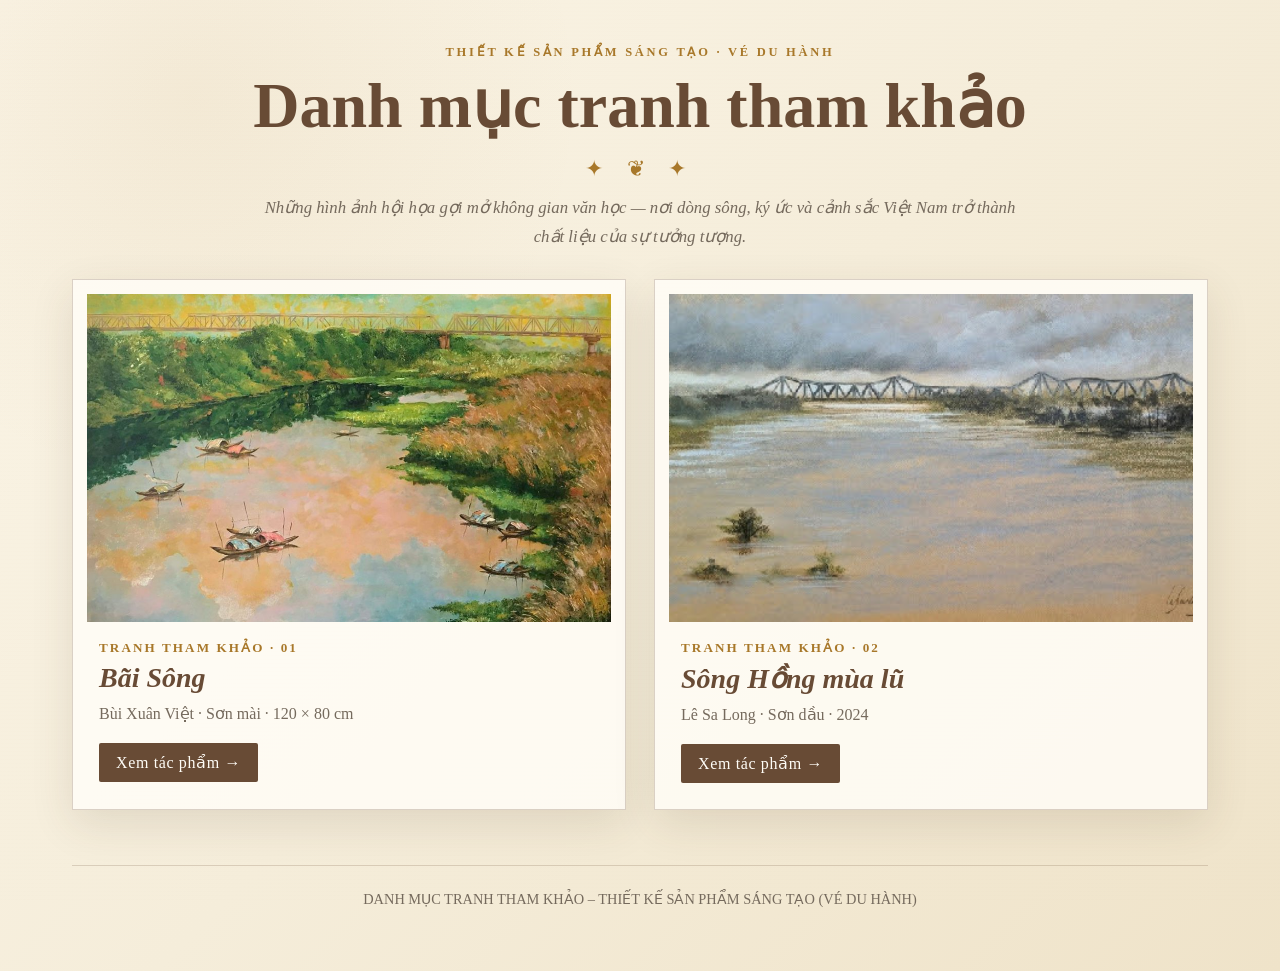
<file: index.html>
<!doctype html>
<html lang="vi">
<head>
  <meta charset="utf-8">
  <meta name="viewport" content="width=device-width, initial-scale=1">
  <title>Danh mục tranh tham khảo — Vé du hành</title>
  <link rel="stylesheet" href="style.css">
</head>
<body>
<div class="site">
  <header>
    <div class="kicker">Thiết kế sản phẩm sáng tạo · Vé du hành</div>
    <h1>Danh mục tranh tham khảo</h1>
    <div class="ornament">✦ ❦ ✦</div>
    <p class="subtitle">
      Những hình ảnh hội họa gợi mở không gian văn học — nơi dòng sông,
      ký ức và cảnh sắc Việt Nam trở thành chất liệu của sự tưởng tượng.
    </p>
  </header>

  <main class="grid">
    <article class="card">
      <img src="images/bai-song.png" alt="Bài Sông — Bùi Xuân Việt">
      <div class="card-body">
        <div class="number">Tranh tham khảo · 01</div>
        <h2><i>Bãi Sông</i></h2>
        <p class="meta">Bùi Xuân Việt · Sơn mài · 120 × 80 cm</p>
        <a class="btn" href="bai-song.html">Xem tác phẩm →</a>
      </div>
    </article>

    <article class="card">
      <img src="images/song-hong-mua-lu.png" alt="Sông Hồng mùa lũ — Lê Sa Long">
      <div class="card-body">
        <div class="number">Tranh tham khảo · 02</div>
        <h2><i>Sông Hồng mùa lũ</i></h2>
        <p class="meta">Lê Sa Long · Sơn dầu · 2024</p>
        <a class="btn" href="song-hong-mua-lu.html">Xem tác phẩm →</a>
      </div>
    </article>
  </main>

  <footer>
    DANH MỤC TRANH THAM KHẢO – THIẾT KẾ SẢN PHẨM SÁNG TẠO (VÉ DU HÀNH)
  </footer>
</div>
</body>
</html>
</file>
<file: style.css>
:root {
  --paper: #f5edda;
  --paper-deep: #e8d8b9;
  --ink: #2e2923;
  --brown: #684b35;
  --gold: #a8782a;
  --muted: #756a5d;
  --white: #fffdf7;
}

* { box-sizing: border-box; }

html { scroll-behavior: smooth; }

body {
  margin: 0;
  color: var(--ink);
  background:
    radial-gradient(circle at 15% 10%, rgba(168,120,42,.08), transparent 28%),
    linear-gradient(135deg, #fbf5e7 0%, var(--paper) 50%, #efe3c9 100%);
  font-family: Georgia, "Times New Roman", serif;
}

body::before {
  content: "";
  position: fixed;
  inset: 0;
  pointer-events: none;
  opacity: .16;
  background-image: repeating-linear-gradient(0deg, rgba(80,60,35,.035) 0 1px, transparent 1px 4px);
  z-index: 0;
}

.site {
  position: relative;
  z-index: 1;
  max-width: 1180px;
  margin: 0 auto;
  padding: 28px 22px 60px;
}

header {
  text-align: center;
  padding: 16px 10px 28px;
}

.kicker {
  letter-spacing: .22em;
  text-transform: uppercase;
  color: var(--gold);
  font-size: .78rem;
  font-weight: bold;
}

h1, h2, h3 { font-weight: 600; }

h1 {
  margin: 8px 0 6px;
  font-size: clamp(2rem, 5vw, 4rem);
  color: var(--brown);
}

.subtitle {
  margin: 0 auto;
  max-width: 760px;
  color: var(--muted);
  font-size: 1.05rem;
  line-height: 1.7;
  font-style: italic;
}

.ornament {
  color: var(--gold);
  font-size: 1.4rem;
  letter-spacing: .4em;
  margin: 12px 0;
}

.grid {
  display: grid;
  grid-template-columns: repeat(2, minmax(0, 1fr));
  gap: 28px;
}

.card {
  background: rgba(255,253,247,.84);
  border: 1px solid rgba(104,75,53,.24);
  box-shadow: 0 14px 40px rgba(76,55,35,.12);
  padding: 14px;
  transition: transform .25s ease, box-shadow .25s ease;
}

.card:hover {
  transform: translateY(-4px);
  box-shadow: 0 20px 50px rgba(76,55,35,.18);
}

.card img {
  display: block;
  width: 100%;
  aspect-ratio: 16 / 10;
  object-fit: cover;
  background: #ddd;
}

.card-body { padding: 18px 12px 12px; }

.number {
  color: var(--gold);
  font-size: .82rem;
  letter-spacing: .16em;
  text-transform: uppercase;
  font-weight: bold;
}

.card h2 {
  margin: 6px 0;
  color: var(--brown);
  font-size: 1.75rem;
}

.meta {
  color: var(--muted);
  line-height: 1.7;
  margin: 0 0 16px;
}

.btn {
  display: inline-block;
  text-decoration: none;
  color: var(--white);
  background: var(--brown);
  padding: 10px 17px;
  border-radius: 2px;
  letter-spacing: .04em;
  transition: background .2s ease;
}

.btn:hover { background: var(--gold); }

.detail {
  max-width: 1050px;
  margin: 0 auto;
}

.back {
  display: inline-block;
  margin-bottom: 22px;
  color: var(--brown);
  text-decoration: none;
  border-bottom: 1px solid rgba(104,75,53,.4);
  padding-bottom: 3px;
}

.artwork {
  background: rgba(255,253,247,.9);
  padding: 18px;
  border: 1px solid rgba(104,75,53,.22);
  box-shadow: 0 16px 48px rgba(76,55,35,.14);
}

.artwork img {
  display: block;
  width: 100%;
  max-height: 70vh;
  object-fit: contain;
  background: #eee;
}

.caption {
  text-align: center;
  padding: 18px 8px 6px;
}

.caption h2 {
  margin: 0;
  color: var(--brown);
  font-size: clamp(1.8rem, 4vw, 3rem);
}

.caption p {
  margin: 8px 0 0;
  color: var(--muted);
  font-style: italic;
}

.info-layout {
  display: grid;
  grid-template-columns: 1fr 260px;
  gap: 30px;
  margin-top: 30px;
  align-items: start;
}

.panel {
  background: rgba(255,253,247,.72);
  border-top: 2px solid var(--gold);
  padding: 22px;
}

.panel h3 {
  margin-top: 0;
  color: var(--brown);
  font-size: 1.2rem;
}

.info-table {
  width: 100%;
  border-collapse: collapse;
}

.info-table td {
  padding: 9px 0;
  border-bottom: 1px solid rgba(104,75,53,.14);
  vertical-align: top;
}

.info-table td:first-child {
  width: 34%;
  color: var(--muted);
  font-weight: bold;
}

.source {
  color: var(--brown);
  overflow-wrap: anywhere;
}

.qr-panel {
  text-align: center;
}

.qr-panel h3 { margin-bottom: 12px; }

#qrcode {
  width: 180px;
  min-height: 180px;
  margin: 0 auto 12px;
  display: grid;
  place-items: center;
  background: white;
  padding: 10px;
}

#qrcode img, #qrcode canvas {
  max-width: 100%;
  height: auto;
}

.qr-note {
  margin: 0;
  color: var(--muted);
  font-size: .86rem;
  line-height: 1.5;
}

footer {
  text-align: center;
  margin-top: 55px;
  padding-top: 22px;
  border-top: 1px solid rgba(104,75,53,.2);
  color: var(--muted);
  font-size: .9rem;
  line-height: 1.6;
}

@media (max-width: 760px) {
  .site { padding: 18px 14px 42px; }
  .grid, .info-layout { grid-template-columns: 1fr; }
  .qr-panel { order: -1; }
  .card h2 { font-size: 1.5rem; }
}
</file>
